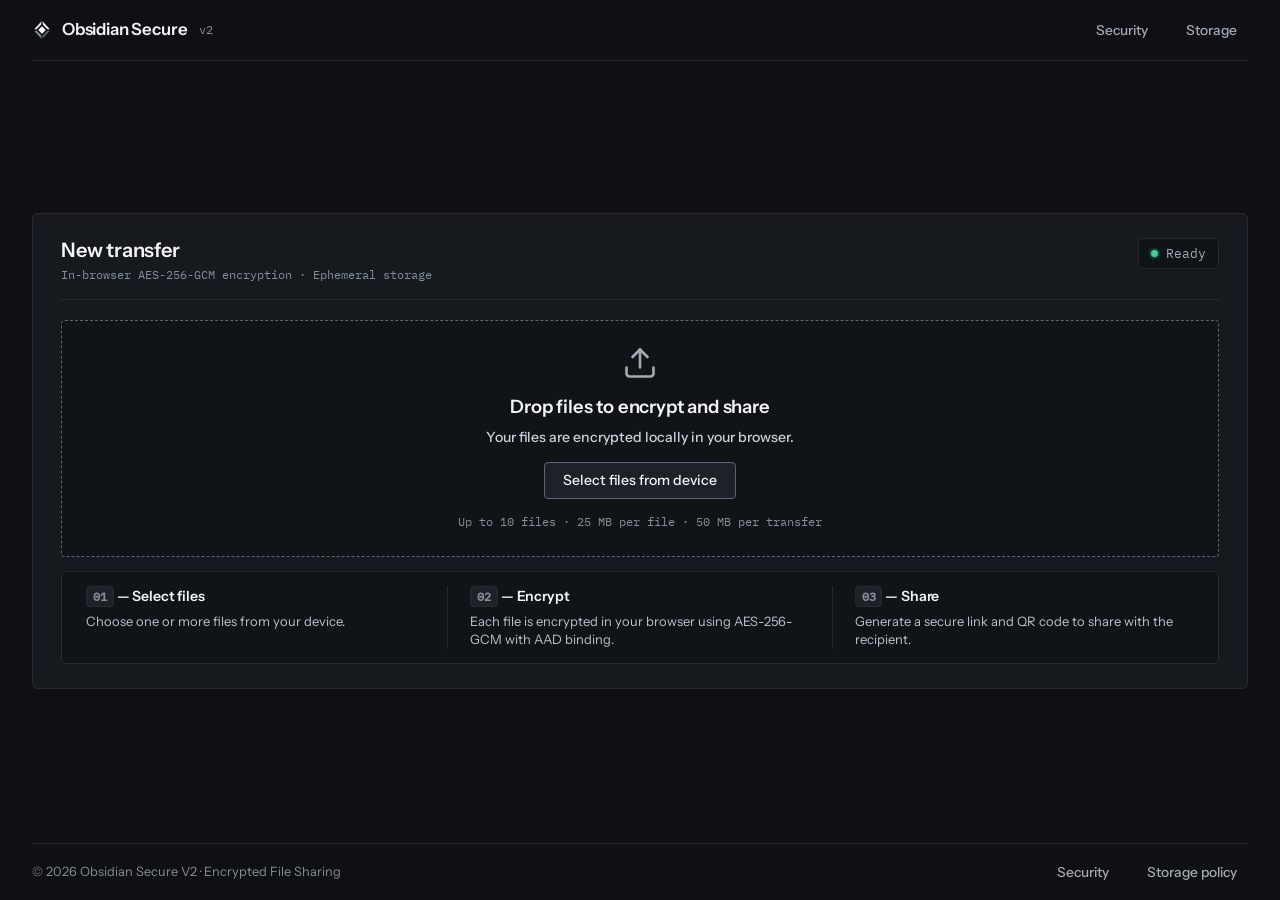
<file: templates/index.html>
<!DOCTYPE html>
<html lang="en">
<head>
  <meta charset="UTF-8">
  <meta name="viewport" content="width=device-width, initial-scale=1.0">
  <title>Obsidian Secure V2 — Encrypted Ephemeral File Transfer</title>
  <meta name="description" content="Temporary encrypted multi-file sharing. Files are encrypted in your browser using AES-256-GCM before upload. Decryption keys remain in the URL fragment.">
  <link rel="icon" type="image/svg+xml" href="/static/images/brand-mark.svg">
  <link rel="stylesheet" href="/static/css/style.css">
</head>
<body>
  <div class="site-wrapper">
    <!-- Compact Header -->
    <header class="site-header" id="siteHeader">
      <a href="/" class="brand" aria-label="Obsidian Secure Homepage">
        <img src="/static/images/brand-mark.svg" alt="" class="brand-emblem" width="20" height="20" aria-hidden="true">
        <span class="brand-text">Obsidian Secure</span>
        <span class="brand-version">v2</span>
      </a>
      <nav class="site-nav" aria-label="Quick Actions & Policy">
        <button type="button" id="headerSecurityBtn" class="nav-btn" aria-haspopup="dialog" aria-label="View security and encryption architecture">Security</button>
        <button type="button" id="headerStorageBtn" class="nav-btn" aria-haspopup="dialog" aria-label="View storage and ephemeral retention policy">Storage</button>
      </nav>
    </header>

    <!-- Main Transfer Workspace Console -->
    <main class="console-wrapper" id="mainConsoleWrapper">
      <section class="transfer-console" id="uploaderPanel" aria-labelledby="consoleTitle">
        <!-- Console Bar -->
        <div class="console-header">
          <div class="console-title-group">
            <h1 id="consoleTitle" class="console-title">New transfer</h1>
            <span class="console-subtitle">In-browser AES-256-GCM encryption · Ephemeral storage</span>
          </div>
          <div class="console-status">
            <span class="status-dot ready" id="statusDot" aria-hidden="true"></span>
            <span id="statusLabel">Ready</span>
          </div>
        </div>

        <!-- Diagnostic Error Banner -->
        <div id="errorBanner" class="diagnostic-banner danger hidden" role="alert" aria-live="assertive">
          <svg class="diagnostic-icon" width="16" height="16" viewBox="0 0 24 24" fill="none" stroke="currentColor" stroke-width="2" stroke-linecap="round" stroke-linejoin="round" aria-hidden="true"><circle cx="12" cy="12" r="10"></circle><line x1="12" y1="8" x2="12" y2="12"></line><line x1="12" y1="16" x2="12.01" y2="16"></line></svg>
          <span id="errorMessage"></span>
        </div>

        <!-- Interactive Upload Stage -->
        <div id="uploadStage">
          <!-- State A: Empty State (Upload Drop Zone + 3-Step Process Strip) -->
          <div id="emptyState" class="empty-state">
            <!-- Drop Zone Area -->
            <div class="drop-zone" id="dropZone" tabindex="0" role="button" aria-label="Drop files to encrypt and share, or press Enter to select files">
              <svg class="drop-icon" viewBox="0 0 24 24" fill="none" stroke="currentColor" stroke-linecap="round" stroke-linejoin="round" aria-hidden="true">
                <path d="M21 15v4a2 2 0 0 1-2 2H5a2 2 0 0 1-2-2v-4"></path>
                <polyline points="17 8 12 3 7 8"></polyline>
                <line x1="12" y1="3" x2="12" y2="15"></line>
              </svg>
              <h2 class="drop-heading">Drop files to encrypt and share</h2>
              <p class="drop-instruction">Your files are encrypted locally in your browser.</p>
              <button type="button" id="selectFilesBtn" class="btn btn-secondary">Select files from device</button>
              <input type="file" id="fileInput" multiple class="hidden" aria-hidden="true">
              <div class="drop-limits">Up to 10 files · 25 MB per file · 50 MB per transfer</div>
            </div>

            <!-- Compact 3-Step Process Strip -->
            <div class="process-strip" id="processStrip" aria-label="Transfer process overview">
              <div class="process-step">
                <div class="process-step-header">
                  <span class="process-step-title"><span class="process-step-num">01</span> — Select files</span>
                </div>
                <p class="process-step-desc">Choose one or more files from your device.</p>
              </div>
              <div class="process-step-divider" aria-hidden="true"></div>
              <div class="process-step">
                <div class="process-step-header">
                  <span class="process-step-title"><span class="process-step-num">02</span> — Encrypt</span>
                </div>
                <p class="process-step-desc">Each file is encrypted in your browser using AES-256-GCM with AAD binding.</p>
              </div>
              <div class="process-step-divider" aria-hidden="true"></div>
              <div class="process-step">
                <div class="process-step-header">
                  <span class="process-step-title"><span class="process-step-num">03</span> — Share</span>
                </div>
                <p class="process-step-desc">Generate a secure link and QR code to share with the recipient.</p>
              </div>
            </div>
          </div>

          <!-- State B: Staged Files Manifest -->
          <div id="fileListSection" class="hidden">
            <!-- Compact Persistent Drop Zone (allows adding files after selection) -->
            <div class="drop-zone-compact" id="compactDropZone" tabindex="0" role="button" aria-label="Drop additional files to encrypt">
              <svg class="drop-icon-compact" viewBox="0 0 24 24" fill="none" stroke="currentColor" stroke-width="2" stroke-linecap="round" stroke-linejoin="round" aria-hidden="true">
                <path d="M21 15v4a2 2 0 0 1-2 2H5a2 2 0 0 1-2-2v-4"></path>
                <polyline points="17 8 12 3 7 8"></polyline>
                <line x1="12" y1="3" x2="12" y2="15"></line>
              </svg>
              <span>Drop more files to add to collection, or <span class="drop-browse-link">browse</span></span>
            </div>

            <div class="file-list-container" id="fileList" role="list" aria-label="Staged files to encrypt"></div>

            <div class="manifest-summary">
              <div class="summary-meta">
                <span id="fileSummary">0 files · 0 Bytes</span>
                <span class="summary-limit-label">Limits: 10 files · 50 MB per transfer</span>
              </div>
              <div class="summary-actions">
                <button type="button" id="addMoreBtn" class="btn btn-secondary btn-sm">Add files</button>
                <button type="button" id="clearAllBtn" class="btn btn-danger btn-sm">Clear all</button>
              </div>
            </div>

            <div class="primary-action-wrap">
              <button type="button" id="encryptUploadBtn" class="btn btn-primary btn-lg">
                <svg width="16" height="16" viewBox="0 0 24 24" fill="none" stroke="currentColor" stroke-width="2" stroke-linecap="round" stroke-linejoin="round" aria-hidden="true"><rect x="3" y="11" width="18" height="11" rx="2" ry="2"></rect><path d="M7 11V7a5 5 0 0 1 10 0v4"></path></svg>
                Encrypt and create link
              </button>
            </div>
          </div>

          <!-- State C: Encryption & Upload Progress Panel -->
          <div id="progressSection" class="progress-panel hidden" role="region" aria-live="polite">
            <div class="progress-header">
              <span class="progress-stage" id="progressText">Preparing...</span>
              <span id="progressPercent" class="progress-percent">0%</span>
            </div>
            <div class="progress-track">
              <div class="progress-bar" id="progressBar"></div>
            </div>
            <div class="progress-detail" id="progressDetail"></div>
          </div>
        </div>

        <!-- State D: Transfer Ready View -->
        <div id="successSection" class="transfer-ready-layout hidden">
          <div class="notice-box subtle">
            <strong>Transfer ready:</strong> Files encrypted in your browser using AES-256-GCM. The server holds only opaque ciphertext. Decryption keys are stored exclusively in the URL fragment.
          </div>

          <div class="transfer-ready-grid">
            <!-- Left Side: Share Link & Sharing Controls -->
            <div class="transfer-link-col">
              <div class="share-link-group">
                <label for="shareUrlInput" class="share-link-label">Shareable link (includes decryption keys in fragment #)</label>
                <div class="share-link-input-row">
                  <input type="text" id="shareUrlInput" class="share-link-input" readonly spellcheck="false" aria-label="Shareable transfer URL with decryption keys">
                  <button type="button" id="copyLinkBtn" class="btn btn-primary">
                    <svg width="15" height="15" viewBox="0 0 24 24" fill="none" stroke="currentColor" stroke-width="2" stroke-linecap="round" stroke-linejoin="round" aria-hidden="true"><rect x="9" y="9" width="13" height="13" rx="2" ry="2"></rect><path d="M5 15H4a2 2 0 0 1-2-2V4a2 2 0 0 1 2-2h9a2 2 0 0 1 2 2v1"></path></svg>
                    Copy link
                  </button>
                </div>
              </div>

              <div class="link-sharing-actions">
                <button type="button" id="shareNativeBtn" class="btn btn-secondary btn-sm hidden">
                  <svg width="14" height="14" viewBox="0 0 24 24" fill="none" stroke="currentColor" stroke-width="2" stroke-linecap="round" stroke-linejoin="round" aria-hidden="true"><circle cx="18" cy="5" r="3"></circle><circle cx="6" cy="12" r="3"></circle><circle cx="18" cy="19" r="3"></circle><line x1="8.59" y1="13.51" x2="15.42" y2="17.49"></line><line x1="15.41" y1="6.51" x2="8.59" y2="10.49"></line></svg>
                  Share via device
                </button>
              </div>

              <!-- Factual Bearer Link Notice -->
              <div class="notice-box warning">
                <strong>Bearer link notice:</strong> Anyone with the complete link (including the # fragment) can decrypt these files. Files are stored temporarily on the server's ephemeral filesystem and may become unavailable after restart, redeployment or instance replacement. No retention guarantee is provided.
              </div>
            </div>

            <!-- Right Side: High-Contrast QR Code Card -->
            <div class="transfer-qr-col" id="qrSection">
              <div class="qr-card">
                <div class="qr-card-header">
                  <span class="qr-card-title">Direct Mobile Scan</span>
                  <button type="button" id="enlargeQrBtn" class="btn-enlarge-qr" aria-label="Enlarge QR code">
                    <svg width="13" height="13" viewBox="0 0 24 24" fill="none" stroke="currentColor" stroke-width="2" stroke-linecap="round" stroke-linejoin="round" aria-hidden="true"><polyline points="15 3 21 3 21 9"></polyline><polyline points="9 21 3 21 3 15"></polyline><line x1="21" y1="3" x2="14" y2="10"></line><line x1="3" y1="21" x2="10" y2="14"></line></svg>
                    <span>Enlarge QR</span>
                  </button>
                </div>
                
                <div class="qr-preview-wrapper">
                  <div class="qr-box interactive" id="qrContainer" role="button" tabindex="0" aria-label="Enlarge QR code"></div>
                </div>

                <p class="qr-instruction">Scan with camera to open and decrypt files directly on a secondary device.</p>

                <div class="qr-card-actions">
                  <button type="button" id="downloadQrBtn" class="btn btn-secondary btn-sm">
                    <svg width="14" height="14" viewBox="0 0 24 24" fill="none" stroke="currentColor" stroke-width="2" stroke-linecap="round" stroke-linejoin="round" aria-hidden="true"><path d="M21 15v4a2 2 0 0 1-2 2H5a2 2 0 0 1-2-2v-4"></path><polyline points="7 10 12 15 17 10"></polyline><line x1="12" y1="15" x2="12" y2="3"></line></svg>
                    Download QR (PNG)
                  </button>
                </div>
              </div>
            </div>
          </div>

          <!-- Bottom Actions -->
          <div class="transfer-actions-row">
            <button type="button" id="shareMoreBtn" class="btn btn-secondary">
              Start another transfer
            </button>
          </div>
        </div>
      </section>
    </main>

    <!-- Compact Footer -->
    <footer class="site-footer" id="siteFooter">
      <div class="footer-copy">© 2026 Obsidian Secure V2 · Encrypted File Sharing</div>
      <div class="footer-nav">
        <button type="button" id="footerSecurityBtn" class="footer-link-btn" aria-haspopup="dialog" aria-label="View security and encryption architecture">Security</button>
        <button type="button" id="footerStorageBtn" class="footer-link-btn" aria-haspopup="dialog" aria-label="View storage and ephemeral retention policy">Storage policy</button>
      </div>
    </footer>
  </div>

  <!-- Dialog 1: Enlarged QR Code Modal -->
  <dialog id="qrModal" class="qr-modal-dialog" aria-labelledby="qrModalTitle" aria-describedby="qrModalDesc">
    <div class="qr-modal-content">
      <div class="qr-modal-header">
        <div class="qr-modal-title-wrap">
          <h2 id="qrModalTitle" class="qr-modal-title">Scan QR code</h2>
          <p id="qrModalDesc" class="qr-modal-desc">Scan with another device to open the transfer.</p>
        </div>
        <button type="button" id="closeQrModalBtn" class="btn-modal-close" aria-label="Close dialog">
          <svg width="18" height="18" viewBox="0 0 24 24" fill="none" stroke="currentColor" stroke-width="2" stroke-linecap="round" stroke-linejoin="round" aria-hidden="true">
            <line x1="18" y1="6" x2="6" y2="18"></line>
            <line x1="6" y1="6" x2="18" y2="18"></line>
          </svg>
        </button>
      </div>

      <div class="qr-modal-body">
        <div class="qr-modal-display">
          <div class="qr-modal-box" id="modalQrContainer" aria-label="Enlarged QR code"></div>
        </div>
      </div>

      <div class="qr-modal-footer">
        <button type="button" id="modalDownloadQrBtn" class="btn btn-secondary btn-sm">
          <svg width="14" height="14" viewBox="0 0 24 24" fill="none" stroke="currentColor" stroke-width="2" stroke-linecap="round" stroke-linejoin="round" aria-hidden="true"><path d="M21 15v4a2 2 0 0 1-2 2H5a2 2 0 0 1-2-2v-4"></path><polyline points="7 10 12 15 17 10"></polyline><line x1="12" y1="15" x2="12" y2="3"></line></svg>
          Download QR (PNG)
        </button>
        <button type="button" id="modalDismissBtn" class="btn btn-primary btn-sm">Done</button>
      </div>
    </div>
  </dialog>

  <!-- Dialog 2: Security & Architecture Modal -->
  <dialog id="securityModal" class="info-modal-dialog" aria-labelledby="securityModalTitle" aria-describedby="securityModalDesc">
    <div class="info-modal-content">
      <div class="info-modal-header">
        <div class="info-modal-title-wrap">
          <div class="info-modal-tag">Security & System Architecture</div>
          <h2 id="securityModalTitle" class="info-modal-title">Security & Cryptography</h2>
          <p id="securityModalDesc" class="info-modal-desc">Client-side encryption model, key transport and integrity verification.</p>
        </div>
        <button type="button" id="closeSecurityModalBtn" class="btn-modal-close" aria-label="Close dialog">
          <svg width="18" height="18" viewBox="0 0 24 24" fill="none" stroke="currentColor" stroke-width="2" stroke-linecap="round" stroke-linejoin="round" aria-hidden="true">
            <line x1="18" y1="6" x2="6" y2="18"></line>
            <line x1="6" y1="6" x2="18" y2="18"></line>
          </svg>
        </button>
      </div>

      <div class="info-modal-body">
        <div class="notice-box subtle" style="margin-bottom: 16px;">
          <strong>Core principle:</strong> Encryption keys are never uploaded to the server. They are carried in the share link's URL fragment and shared with the recipient.
        </div>

        <div class="tech-modal-grid">
          <div class="tech-spec-card">
            <h3 class="tech-col-title">
              <span class="tech-col-num">01</span>
              Browser Encryption
            </h3>
            <dl class="tech-data-list">
              <div class="tech-data-item">
                <dt class="tech-label">Cipher</dt>
                <dd class="tech-val">AES-256-GCM (256-bit key)</dd>
              </div>
              <div class="tech-data-item">
                <dt class="tech-label">Nonce</dt>
                <dd class="tech-val">Fresh 96-bit unique IV per file</dd>
              </div>
              <div class="tech-data-item">
                <dt class="tech-label">Integrity</dt>
                <dd class="tech-val">128-bit authentication tag + AAD</dd>
              </div>
              <div class="tech-data-item">
                <dt class="tech-label">AAD binding</dt>
                <dd class="tech-val">Share ID + File ID + Filename + Size</dd>
              </div>
            </dl>
            <p class="tech-desc">
              All encryption executes locally in-browser via the Web Crypto API. Cryptographic Additional Authenticated Data (AAD) prevents cross-file and cross-collection ciphertext substitution.
            </p>
          </div>

          <div class="tech-spec-card">
            <h3 class="tech-col-title">
              <span class="tech-col-num">02</span>
              Key Transport & Privacy
            </h3>
            <dl class="tech-data-list">
              <div class="tech-data-item">
                <dt class="tech-label">Key transport</dt>
                <dd class="tech-val">URL fragment (#) only</dd>
              </div>
              <div class="tech-data-item">
                <dt class="tech-label">Server visibility</dt>
                <dd class="tech-val">Opaque ciphertext only</dd>
              </div>
              <div class="tech-data-item">
                <dt class="tech-label">Plaintext</dt>
                <dd class="tech-val">Never uploaded or transmitted</dd>
              </div>
              <div class="tech-data-item">
                <dt class="tech-label">Protocol</dt>
                <dd class="tech-val">Version 1 (v1) schema</dd>
              </div>
            </dl>
            <p class="tech-desc">
              Browsers never transmit the URL fragment to the server in HTTP requests. Decryption keys are held in memory by the sender and recipient only.
            </p>
          </div>
        </div>
      </div>

      <div class="info-modal-footer">
        <button type="button" id="dismissSecurityModalBtn" class="btn btn-primary btn-sm">Close</button>
      </div>
    </div>
  </dialog>

  <!-- Dialog 3: Storage & Ephemeral Retention Modal -->
  <dialog id="storageModal" class="info-modal-dialog" aria-labelledby="storageModalTitle" aria-describedby="storageModalDesc">
    <div class="info-modal-content">
      <div class="info-modal-header">
        <div class="info-modal-title-wrap">
          <div class="info-modal-tag">Storage & Ephemeral Architecture</div>
          <h2 id="storageModalTitle" class="info-modal-title">Storage & Retention Policy</h2>
          <p id="storageModalDesc" class="info-modal-desc">Server persistence, transfer limits and ephemeral lifecycle.</p>
        </div>
        <button type="button" id="closeStorageModalBtn" class="btn-modal-close" aria-label="Close dialog">
          <svg width="18" height="18" viewBox="0 0 24 24" fill="none" stroke="currentColor" stroke-width="2" stroke-linecap="round" stroke-linejoin="round" aria-hidden="true">
            <line x1="18" y1="6" x2="6" y2="18"></line>
            <line x1="6" y1="6" x2="18" y2="18"></line>
          </svg>
        </button>
      </div>

      <div class="info-modal-body">
        <div class="notice-box warning" style="margin-bottom: 16px;">
          <strong>Ephemeral storage notice:</strong> Files are stored temporarily on the server's ephemeral filesystem and may become unavailable after restart, redeployment or instance replacement. No retention guarantee is provided.
        </div>

        <div class="tech-spec-card">
          <h3 class="tech-col-title">
            <span class="tech-col-num">01</span>
            Storage Parameters & Limits
          </h3>
          <dl class="tech-data-list">
            <div class="tech-data-item">
              <dt class="tech-label">Storage model</dt>
              <dd class="tech-val">Ephemeral server filesystem</dd>
            </div>
            <div class="tech-data-item">
              <dt class="tech-label">Retention</dt>
              <dd class="tech-val">Temporary (no persistence guarantee)</dd>
            </div>
            <div class="tech-data-item">
              <dt class="tech-label">File limits</dt>
              <dd class="tech-val">25 MB per file · 50 MB per transfer</dd>
            </div>
            <div class="tech-data-item">
              <dt class="tech-label">Collection cap</dt>
              <dd class="tech-val">Max 10 files per transfer</dd>
            </div>
          </dl>
          <p class="tech-desc">
            Recipients should download and decrypt files promptly. The server does not maintain long-term archival copies or backup snapshots of uploaded ciphertext collections.
          </p>
        </div>
      </div>

      <div class="info-modal-footer">
        <button type="button" id="dismissStorageModalBtn" class="btn btn-primary btn-sm">Close</button>
      </div>
    </div>
  </dialog>

  <!-- Scripts -->
  <script src="/static/vendor/qrcode.min.js"></script>
  <script src="/static/js/crypto.js"></script>
  <script src="/static/js/sender.js"></script>
</body>
</html>
</file>
<file: static/css/style.css>
/* ==========================================================================
   Obsidian Secure V2 — Technical Instrument Design System
   Visual Identity: Dark Volcanic Mineral + Swiss Precision Utility
   ========================================================================== */

/* --- Self-Hosted Web Fonts --- */
@font-face {
  font-family: 'Instrument Sans';
  font-style: normal;
  font-weight: 400;
  font-display: swap;
  src: url('/static/fonts/InstrumentSans-400.woff2') format('woff2');
}

@font-face {
  font-family: 'Instrument Sans';
  font-style: normal;
  font-weight: 500;
  font-display: swap;
  src: url('/static/fonts/InstrumentSans-500.woff2') format('woff2');
}

@font-face {
  font-family: 'Instrument Sans';
  font-style: normal;
  font-weight: 600;
  font-display: swap;
  src: url('/static/fonts/InstrumentSans-600.woff2') format('woff2');
}

@font-face {
  font-family: 'IBM Plex Mono';
  font-style: normal;
  font-weight: 400;
  font-display: swap;
  src: url('/static/fonts/IBMPlexMono-400.woff2') format('woff2');
}

@font-face {
  font-family: 'IBM Plex Mono';
  font-style: normal;
  font-weight: 500;
  font-display: swap;
  src: url('/static/fonts/IBMPlexMono-500.woff2') format('woff2');
}

/* --- Design Tokens --- */
:root {
  /* Canvas & Structural Surfaces */
  --color-bg: #0E1013;
  --color-surface: #16191D;
  --color-surface-raised: #1E2228;
  --color-surface-sunken: #111417;

  /* Structural Boundaries (WCAG 1.4.11 compliant >= 3:1) */
  --color-border-functional: #5A6675;
  --color-border-subtle: #242A31;
  --color-focus: #F3F5F7;

  /* Neutral Typography Ramp (WCAG 1.4.3 compliant) */
  --color-text-primary: #F3F5F7;
  --color-text-secondary: #A2ABB5;
  --color-text-muted: #838E9B;

  /* Primary Interactive Neutral */
  --color-action-bg: #E6EAEF;
  --color-action-text: #0E1013;
  --color-action-hover: #FFFFFF;

  /* Semantic Status Colors */
  --color-success: #34D399;
  --color-success-bg: #0B261A;
  --color-success-border: #1D543B;

  --color-warning: #FBBF24;
  --color-warning-bg: #2A210A;
  --color-warning-border: #634C15;

  --color-danger: #F87171;
  --color-danger-bg: #2B1212;
  --color-danger-border: #682323;

  /* Typography */
  --font-sans: 'Instrument Sans', -apple-system, BlinkMacSystemFont, 'Segoe UI', Roboto, sans-serif;
  --font-mono: 'IBM Plex Mono', SFMono-Regular, Menlo, Monaco, Consolas, monospace;

  /* Motion & Layout */
  --radius-sm: 4px;
  --radius-md: 6px;
  --transition-fast: 140ms ease-out;
  --max-content-w: 1340px;
  --gutter-w: 32px;
}

/* --- CSS Reset & Base --- */
*, *::before, *::after {
  box-sizing: border-box;
  margin: 0;
  padding: 0;
}

html {
  font-size: 16px;
  background-color: var(--color-bg);
  color: var(--color-text-primary);
  font-family: var(--font-sans);
  -webkit-font-smoothing: antialiased;
  -moz-osx-font-smoothing: grayscale;
  line-height: 1.5;
}

body {
  min-height: 100vh;
  display: flex;
  flex-direction: column;
}

.site-wrapper {
  max-width: var(--max-content-w);
  margin: 0 auto;
  padding: 0 var(--gutter-w);
  width: 100%;
  min-height: 100vh;
  display: flex;
  flex-direction: column;
  justify-content: space-between;
}

/* --- Focus & Accessibility --- */
:focus-visible {
  outline: 2px solid var(--color-focus);
  outline-offset: 2px;
}

.sr-only {
  position: absolute;
  width: 1px;
  height: 1px;
  padding: 0;
  margin: -1px;
  overflow: hidden;
  clip: rect(0, 0, 0, 0);
  white-space: nowrap;
  border: 0;
}

.hidden {
  display: none !important;
}

/* --- Navigation & Header --- */
.site-header {
  display: flex;
  align-items: center;
  justify-content: space-between;
  padding: 16px 0;
  border-bottom: 1px solid var(--color-border-subtle);
  flex-wrap: wrap;
  gap: 16px;
  width: 100%;
}

.brand {
  display: inline-flex;
  align-items: center;
  gap: 10px;
  text-decoration: none;
  color: var(--color-text-primary);
  font-weight: 600;
  font-size: 1.05rem;
  letter-spacing: -0.01em;
  flex-shrink: 0;
}

.brand-emblem {
  width: 20px;
  height: 20px;
  flex-shrink: 0;
  display: block;
}

.brand-text {
  white-space: nowrap;
}

.brand-version {
  font-family: var(--font-mono);
  font-size: 0.72rem;
  color: var(--color-text-muted);
  font-weight: 400;
  margin-left: 2px;
}

.site-nav {
  display: flex;
  gap: 16px;
  align-items: center;
}

.nav-link {
  font-size: 0.88rem;
  color: var(--color-text-secondary);
  text-decoration: none;
  transition: color var(--transition-fast);
  white-space: nowrap;
}

.nav-link:hover {
  color: var(--color-text-primary);
}

.nav-btn,
.footer-link-btn {
  background: transparent;
  border: 1px solid transparent;
  color: var(--color-text-secondary);
  font-family: var(--font-sans);
  font-size: 0.86rem;
  font-weight: 500;
  cursor: pointer;
  padding: 5px 10px;
  border-radius: var(--radius-sm);
  transition: color var(--transition-fast), background-color var(--transition-fast), border-color var(--transition-fast);
  white-space: nowrap;
}

.nav-btn:hover,
.footer-link-btn:hover {
  color: var(--color-text-primary);
  background-color: var(--color-surface-raised);
  border-color: var(--color-border-subtle);
}

.nav-btn:focus-visible,
.footer-link-btn:focus-visible {
  outline: 2px solid var(--color-focus);
  outline-offset: 2px;
  border-color: transparent;
  background-color: var(--color-surface-raised);
  color: var(--color-text-primary);
}

/* ==========================================================================
   Primary Instrument Console & Single-Screen Workspace
   ========================================================================== */
.console-wrapper {
  max-width: 100%;
  width: 100%;
  margin: 14px 0 16px 0;
  flex: 1;
  display: flex;
  flex-direction: column;
  justify-content: center;
}

/* Primary Instrument Console */
.transfer-console,
.workspace-main {
  background-color: var(--color-surface);
  border: 1px solid var(--color-border-subtle);
  border-radius: var(--radius-md);
  padding: 24px 28px;
  width: 100%;
}

.console-header {
  display: flex;
  align-items: flex-start;
  justify-content: space-between;
  padding-bottom: 16px;
  border-bottom: 1px solid var(--color-border-subtle);
  margin-bottom: 20px;
  gap: 16px;
}

.console-title-group {
  display: flex;
  flex-direction: column;
  gap: 3px;
}

.console-title {
  font-size: 1.25rem;
  font-weight: 600;
  letter-spacing: -0.01em;
  color: var(--color-text-primary);
  line-height: 1.2;
}

.console-subtitle {
  font-family: var(--font-mono);
  font-size: 0.78rem;
  color: var(--color-text-muted);
}

.console-status {
  display: flex;
  align-items: center;
  gap: 8px;
  font-family: var(--font-mono);
  font-size: 0.8rem;
  color: var(--color-text-secondary);
  background-color: var(--color-surface-sunken);
  padding: 5px 12px;
  border-radius: var(--radius-sm);
  border: 1px solid var(--color-border-subtle);
  flex-shrink: 0;
}

.status-dot {
  width: 7px;
  height: 7px;
  border-radius: 50%;
  background-color: var(--color-border-functional);
  flex-shrink: 0;
}

.status-dot.ready {
  background-color: var(--color-success);
  box-shadow: 0 0 0 2px rgba(52, 211, 153, 0.2);
}

.status-dot.active {
  background-color: var(--color-action-bg);
}

.status-dot.success {
  background-color: var(--color-success);
}

.status-dot.error {
  background-color: var(--color-danger);
}

/* --- Alerts & Diagnostics --- */
.diagnostic-banner {
  border-radius: var(--radius-sm);
  padding: 12px 16px;
  margin-bottom: 16px;
  font-size: 0.88rem;
  line-height: 1.45;
  display: flex;
  gap: 12px;
  align-items: flex-start;
}

.diagnostic-banner.danger {
  background-color: var(--color-danger-bg);
  border: 1px solid var(--color-danger-border);
  color: var(--color-danger);
}

.diagnostic-banner.warning {
  background-color: var(--color-warning-bg);
  border: 1px solid var(--color-warning-border);
  color: var(--color-warning);
}

.diagnostic-icon {
  flex-shrink: 0;
  margin-top: 2px;
}

/* --- Drag and Drop Zone (Empty State) --- */
.empty-state {
  display: flex;
  flex-direction: column;
}

.drop-zone {
  border: 1px dashed var(--color-border-functional);
  border-radius: var(--radius-sm);
  background-color: var(--color-surface-sunken);
  padding: 24px 24px;
  min-height: 205px;
  display: flex;
  flex-direction: column;
  align-items: center;
  justify-content: center;
  text-align: center;
  cursor: pointer;
  transition: border-color var(--transition-fast), background-color var(--transition-fast);
}

.drop-zone:hover,
.drop-zone.drag-over {
  border-color: var(--color-action-bg);
  background-color: var(--color-surface-raised);
}

.drop-icon {
  width: 36px;
  height: 36px;
  margin: 0 auto 12px auto;
  color: var(--color-text-secondary);
  stroke-width: 1.75;
}

.drop-heading {
  font-size: 1.15rem;
  font-weight: 600;
  color: var(--color-text-primary);
  margin-bottom: 6px;
  letter-spacing: -0.01em;
}

.drop-instruction {
  font-size: 0.88rem;
  font-weight: 450;
  color: #CAD2DC;
  margin-bottom: 15px;
  max-width: 520px;
  text-align: center;
  line-height: 1.45;
}

.drop-limits {
  font-size: 0.76rem;
  font-family: var(--font-mono);
  color: var(--color-text-muted);
  margin-top: 14px;
}

/* Compact 3-Step Process Strip */
.process-strip {
  display: grid;
  grid-template-columns: 1fr auto 1fr auto 1fr;
  align-items: stretch;
  background-color: var(--color-surface-sunken);
  border: 1px solid var(--color-border-subtle);
  border-radius: var(--radius-sm);
  padding: 14px 20px;
  margin-top: 14px;
}

.process-step {
  display: flex;
  flex-direction: column;
  gap: 5px;
  padding: 0 4px;
}

.process-step-header {
  display: flex;
  align-items: center;
  gap: 8px;
}

.process-step-num {
  font-family: var(--font-mono);
  font-size: 0.72rem;
  font-weight: 600;
  color: var(--color-text-muted);
  background-color: var(--color-surface-raised);
  padding: 2px 6px;
  border-radius: var(--radius-sm);
  border: 1px solid var(--color-border-subtle);
}

.process-step-title {
  font-size: 0.88rem;
  font-weight: 600;
  color: var(--color-text-primary);
  letter-spacing: -0.01em;
}

.process-step-desc {
  font-size: 0.81rem;
  color: #BAC3CD;
  line-height: 1.45;
}

.process-step-divider {
  width: 1px;
  background-color: var(--color-border-subtle);
  margin: 0 18px;
}

/* Compact Persistent Drop Zone (Active when files are staged) */
.drop-zone-compact {
  border: 1px dashed var(--color-border-functional);
  border-radius: var(--radius-sm);
  background-color: var(--color-surface-sunken);
  padding: 12px 18px;
  display: flex;
  align-items: center;
  justify-content: center;
  gap: 10px;
  cursor: pointer;
  margin-bottom: 16px;
  font-size: 0.84rem;
  color: var(--color-text-secondary);
  transition: border-color var(--transition-fast), background-color var(--transition-fast), color var(--transition-fast);
}

.drop-zone-compact:hover,
.drop-zone-compact.drag-over {
  border-color: var(--color-action-bg);
  background-color: var(--color-surface-raised);
  color: var(--color-text-primary);
}

.drop-icon-compact {
  width: 18px;
  height: 18px;
  flex-shrink: 0;
  color: var(--color-text-muted);
}

.drop-browse-link {
  color: var(--color-action-bg);
  text-decoration: underline;
  text-underline-offset: 2px;
}

/* --- Button System --- */
.btn {
  display: inline-flex;
  align-items: center;
  justify-content: center;
  gap: 8px;
  font-family: var(--font-sans);
  font-size: 0.88rem;
  font-weight: 500;
  padding: 9px 18px;
  border-radius: var(--radius-sm);
  border: 1px solid transparent;
  cursor: pointer;
  text-decoration: none;
  transition: background-color var(--transition-fast), border-color var(--transition-fast), color var(--transition-fast);
  line-height: 1.2;
}

.btn-lg {
  padding: 12px 24px;
  font-size: 0.95rem;
  font-weight: 600;
  width: 100%;
}

.btn:disabled {
  opacity: 0.5;
  cursor: not-allowed;
}

.btn-primary {
  background-color: var(--color-action-bg);
  color: var(--color-action-text);
  border-color: var(--color-action-bg);
}

.btn-primary:hover:not(:disabled) {
  background-color: var(--color-action-hover);
  border-color: var(--color-action-hover);
}

.btn-secondary {
  background-color: var(--color-surface-raised);
  color: var(--color-text-primary);
  border-color: var(--color-border-functional);
}

.btn-secondary:hover:not(:disabled) {
  background-color: #262B33;
  border-color: var(--color-text-secondary);
}

.btn-danger {
  background-color: transparent;
  color: var(--color-danger);
  border-color: var(--color-danger-border);
}

.btn-danger:hover:not(:disabled) {
  background-color: var(--color-danger-bg);
}

.btn-sm {
  padding: 6px 12px;
  font-size: 0.8rem;
  min-height: 36px;
}

.btn-file-remove {
  background: none;
  border: 1px solid transparent;
  color: var(--color-text-muted);
  cursor: pointer;
  padding: 8px;
  min-width: 40px;
  min-height: 40px;
  border-radius: var(--radius-sm);
  display: inline-flex;
  align-items: center;
  justify-content: center;
  transition: color var(--transition-fast), border-color var(--transition-fast), background-color var(--transition-fast);
  flex-shrink: 0;
}

.btn-file-remove:hover {
  color: var(--color-danger);
  border-color: var(--color-danger-border);
  background-color: var(--color-danger-bg);
}

/* --- File Manifest Rows --- */
.file-list-container {
  display: flex;
  flex-direction: column;
  gap: 8px;
  margin: 16px 0;
  max-height: 420px;
  overflow-y: auto;
  padding-right: 4px;
}

.file-row {
  background-color: var(--color-surface-raised);
  border: 1px solid var(--color-border-subtle);
  border-radius: var(--radius-sm);
  padding: 10px 14px;
  display: flex;
  align-items: center;
  justify-content: space-between;
  gap: 16px;
}

.file-row-main {
  display: flex;
  align-items: center;
  gap: 12px;
  min-width: 0;
  flex: 1 1 auto;
}

.file-row-icon {
  width: 16px;
  height: 16px;
  color: var(--color-text-secondary);
  flex-shrink: 0;
}

.file-row-name {
  font-family: var(--font-mono);
  font-size: 0.85rem;
  color: var(--color-text-primary);
  min-width: 0;
  white-space: nowrap;
  overflow: hidden;
  text-overflow: ellipsis;
}

.file-row-meta {
  display: flex;
  align-items: center;
  gap: 12px;
  flex-shrink: 0;
}

.file-row-size {
  font-family: var(--font-mono);
  font-size: 0.78rem;
  color: var(--color-text-muted);
  white-space: nowrap;
}

/* Status Badges */
.badge {
  display: inline-flex;
  align-items: center;
  padding: 4px 8px;
  border-radius: var(--radius-sm);
  font-family: var(--font-mono);
  font-size: 0.74rem;
  font-weight: 500;
  line-height: 1;
  white-space: nowrap;
}

.badge-pending {
  border: 1px solid var(--color-border-functional);
  color: var(--color-text-muted);
}

.badge-authenticating {
  border: 1px solid var(--color-text-secondary);
  color: var(--color-text-primary);
  background-color: var(--color-surface-sunken);
}

.badge-verified {
  border: 1px solid var(--color-success-border);
  background-color: var(--color-success-bg);
  color: var(--color-success);
}

.badge-failed {
  border: 1px solid var(--color-danger-border);
  background-color: var(--color-danger-bg);
  color: var(--color-danger);
}

/* Summary Bar */
.manifest-summary {
  display: flex;
  align-items: center;
  justify-content: space-between;
  padding: 12px 0;
  border-top: 1px solid var(--color-border-subtle);
  margin-top: 12px;
  font-family: var(--font-mono);
  font-size: 0.82rem;
  color: var(--color-text-secondary);
  flex-wrap: wrap;
  gap: 12px;
}

.summary-meta {
  display: flex;
  align-items: center;
  gap: 16px;
  flex-wrap: wrap;
}

.summary-limit-label {
  color: var(--color-text-muted);
  font-size: 0.76rem;
}

.summary-actions {
  display: flex;
  gap: 8px;
}

.primary-action-wrap {
  margin-top: 18px;
}

/* --- Progress Section --- */
.progress-panel {
  background-color: var(--color-surface-sunken);
  border: 1px solid var(--color-border-subtle);
  border-radius: var(--radius-sm);
  padding: 22px;
  margin: 16px 0;
}

.progress-header {
  display: flex;
  justify-content: space-between;
  align-items: center;
  margin-bottom: 12px;
  font-family: var(--font-mono);
  font-size: 0.84rem;
}

.progress-stage {
  color: var(--color-text-primary);
  font-weight: 500;
  word-break: break-all;
}

.progress-percent {
  color: var(--color-text-muted);
  font-family: var(--font-mono);
  font-weight: 500;
}

.progress-track {
  width: 100%;
  height: 5px;
  background-color: var(--color-surface-raised);
  border-radius: 3px;
  overflow: hidden;
}

.progress-bar {
  height: 100%;
  width: 0%;
  background-color: var(--color-action-bg);
  transition: width 100ms linear;
}

.progress-detail {
  margin-top: 10px;
  font-family: var(--font-mono);
  font-size: 0.76rem;
  color: var(--color-text-muted);
  line-height: 1.4;
}

/* ==========================================================================
   Transfer Ready View (Balanced Desktop Grid)
   ========================================================================== */
.transfer-ready-layout {
  display: flex;
  flex-direction: column;
  gap: 20px;
}

.transfer-ready-grid {
  display: grid;
  grid-template-columns: minmax(0, 1fr) 280px;
  gap: 28px;
  align-items: start;
}

.transfer-link-col {
  display: flex;
  flex-direction: column;
  gap: 16px;
}

.share-link-group {
  display: flex;
  flex-direction: column;
  gap: 8px;
}

.share-link-label {
  font-size: 0.78rem;
  font-family: var(--font-mono);
  color: var(--color-text-secondary);
}

.share-link-input-row {
  display: flex;
  gap: 8px;
}

.share-link-input {
  flex: 1;
  background-color: var(--color-surface-sunken);
  border: 1px solid var(--color-border-functional);
  border-radius: var(--radius-sm);
  padding: 10px 14px;
  font-family: var(--font-mono);
  font-size: 0.82rem;
  color: var(--color-text-primary);
  min-width: 0;
}

.link-sharing-actions {
  display: flex;
  gap: 8px;
}

/* Dedicated High-Contrast QR Card */
.transfer-qr-col {
  width: 100%;
}

.qr-card {
  background-color: var(--color-surface-sunken);
  border: 1px solid var(--color-border-subtle);
  border-radius: var(--radius-sm);
  padding: 18px 20px;
  display: flex;
  flex-direction: column;
  align-items: center;
  text-align: center;
  gap: 12px;
}

.qr-card-header {
  display: flex;
  align-items: center;
  justify-content: space-between;
  width: 100%;
  padding-bottom: 6px;
  border-bottom: 1px solid var(--color-border-subtle);
}

.qr-card-title {
  font-family: var(--font-mono);
  font-size: 0.74rem;
  color: var(--color-text-muted);
  text-transform: uppercase;
  letter-spacing: 0.05em;
}

.btn-enlarge-qr {
  display: inline-flex;
  align-items: center;
  gap: 5px;
  background: transparent;
  border: 1px solid var(--color-border-subtle);
  border-radius: var(--radius-sm);
  color: var(--color-text-secondary);
  font-family: var(--font-mono);
  font-size: 0.72rem;
  padding: 3px 8px;
  cursor: pointer;
  transition: all var(--transition-fast);
}

.btn-enlarge-qr:hover {
  color: var(--color-text-primary);
  border-color: var(--color-border-functional);
  background-color: var(--color-surface-raised);
}

.qr-preview-wrapper {
  display: flex;
  justify-content: center;
  width: 100%;
}

.qr-box {
  background-color: #FFFFFF;
  padding: 14px;
  border-radius: var(--radius-sm);
  display: inline-flex;
  align-items: center;
  justify-content: center;
  flex-shrink: 0;
}

.qr-box.interactive {
  cursor: pointer;
  transition: transform var(--transition-fast), box-shadow var(--transition-fast), outline var(--transition-fast);
}

.qr-box.interactive:hover {
  transform: translateY(-1px);
  box-shadow: 0 4px 14px rgba(0, 0, 0, 0.45);
}

.qr-box.interactive:focus-visible {
  outline: 2px solid var(--color-focus);
  outline-offset: 3px;
}

.qr-box img,
.qr-box canvas {
  display: block;
  width: 180px;
  height: 180px;
}

.qr-instruction {
  font-size: 0.78rem;
  color: var(--color-text-secondary);
  line-height: 1.4;
}

.qr-card-actions {
  width: 100%;
  display: flex;
  justify-content: center;
}

.notice-box {
  padding: 14px 16px;
  border-radius: var(--radius-sm);
  font-size: 0.82rem;
  line-height: 1.45;
}

.notice-box.warning {
  background-color: var(--color-warning-bg);
  border: 1px solid var(--color-warning-border);
  color: var(--color-warning);
}

.notice-box.subtle {
  background-color: var(--color-surface-sunken);
  border: 1px solid var(--color-border-subtle);
  color: var(--color-text-secondary);
}

.transfer-actions-row {
  display: flex;
  gap: 12px;
  margin-top: 8px;
}

/* --- Dialog Modals --- */
.qr-modal-dialog,
.info-modal-dialog {
  border: 1px solid var(--color-border-functional);
  border-radius: var(--radius-md);
  background-color: var(--color-surface);
  color: var(--color-text-primary);
  padding: 0;
  max-width: 440px;
  width: calc(100vw - 32px);
  margin: auto;
  box-shadow: 0 24px 48px rgba(0, 0, 0, 0.75);
}

.info-modal-dialog {
  max-width: 680px;
}

.qr-modal-dialog::backdrop,
.info-modal-dialog::backdrop {
  background-color: rgba(14, 16, 19, 0.85);
  backdrop-filter: blur(4px);
}

.qr-modal-content,
.info-modal-content {
  display: flex;
  flex-direction: column;
  padding: 24px;
  gap: 18px;
}

.qr-modal-header,
.info-modal-header {
  display: flex;
  align-items: flex-start;
  justify-content: space-between;
  gap: 16px;
}

.qr-modal-title,
.info-modal-title {
  font-size: 1.15rem;
  font-weight: 600;
  color: var(--color-text-primary);
  margin-bottom: 4px;
  letter-spacing: -0.01em;
}

.info-modal-tag {
  font-family: var(--font-mono);
  font-size: 0.72rem;
  color: var(--color-text-muted);
  text-transform: uppercase;
  letter-spacing: 0.05em;
  margin-bottom: 4px;
}

.qr-modal-desc,
.info-modal-desc {
  font-size: 0.82rem;
  color: var(--color-text-secondary);
  line-height: 1.4;
}

.btn-modal-close {
  background: transparent;
  border: 1px solid var(--color-border-subtle);
  color: var(--color-text-secondary);
  border-radius: var(--radius-sm);
  width: 32px;
  height: 32px;
  display: inline-flex;
  align-items: center;
  justify-content: center;
  cursor: pointer;
  transition: all var(--transition-fast);
  flex-shrink: 0;
}

.btn-modal-close:hover {
  color: var(--color-text-primary);
  border-color: var(--color-border-functional);
  background-color: var(--color-surface-raised);
}

.qr-modal-body {
  display: flex;
  justify-content: center;
  align-items: center;
}

.qr-modal-display {
  background-color: #FFFFFF;
  padding: 16px;
  border-radius: var(--radius-sm);
  display: inline-flex;
  align-items: center;
  justify-content: center;
  max-width: 100%;
  box-sizing: border-box;
}

.qr-modal-box {
  display: flex;
  align-items: center;
  justify-content: center;
  max-width: 100%;
}

.qr-modal-box canvas,
.qr-modal-box img {
  display: block;
  width: 280px;
  height: 280px;
  max-width: 100%;
  height: auto;
  aspect-ratio: 1/1;
}

.qr-modal-footer,
.info-modal-footer {
  display: flex;
  justify-content: space-between;
  align-items: center;
  gap: 12px;
  border-top: 1px solid var(--color-border-subtle);
  padding-top: 16px;
}

.info-modal-footer {
  justify-content: flex-end;
}

/* Modal Technical Spec Cards */
.tech-modal-grid {
  display: grid;
  grid-template-columns: repeat(2, 1fr);
  gap: 16px;
}

.tech-spec-card {
  background-color: var(--color-surface-sunken);
  border: 1px solid var(--color-border-subtle);
  border-radius: var(--radius-sm);
  padding: 16px;
  display: flex;
  flex-direction: column;
  gap: 10px;
}

.tech-col-title {
  font-size: 0.92rem;
  font-weight: 600;
  color: var(--color-text-primary);
  display: flex;
  align-items: center;
  gap: 8px;
  padding-bottom: 8px;
  border-bottom: 1px solid var(--color-border-subtle);
}

.tech-col-num {
  font-family: var(--font-mono);
  font-size: 0.72rem;
  font-weight: 500;
  color: var(--color-text-muted);
  background-color: var(--color-surface-raised);
  padding: 2px 6px;
  border-radius: var(--radius-sm);
  border: 1px solid var(--color-border-subtle);
}

.tech-data-list {
  display: flex;
  flex-direction: column;
  gap: 1px;
}

.tech-data-item {
  display: flex;
  justify-content: space-between;
  align-items: center;
  padding: 5px 0;
  border-bottom: 1px solid var(--color-border-subtle);
  font-family: var(--font-mono);
  font-size: 0.76rem;
  gap: 10px;
}

.tech-data-item:last-child {
  border-bottom: none;
}

.tech-label {
  color: var(--color-text-muted);
  flex-shrink: 0;
}

.tech-val {
  color: var(--color-text-primary);
  text-align: right;
  word-break: normal;
  overflow-wrap: break-word;
}

.tech-val.mono-truncate {
  max-width: 170px;
  overflow: hidden;
  text-overflow: ellipsis;
  white-space: nowrap;
}

.tech-desc {
  font-size: 0.78rem;
  color: var(--color-text-secondary);
  line-height: 1.4;
  margin-top: auto;
  padding-top: 4px;
}

/* ==========================================================================
   Recipient Page View Layout
   ========================================================================== */
.loading-panel {
  text-align: center;
  padding: 48px 24px;
}

.loading-title {
  font-size: 1.05rem;
  font-weight: 500;
  margin-bottom: 8px;
  color: var(--color-text-primary);
}

.loading-text {
  font-size: 0.84rem;
  font-family: var(--font-mono);
  color: var(--color-text-secondary);
}

.recipient-actions-wrap {
  margin-top: 24px;
  display: flex;
  flex-direction: column;
  gap: 16px;
}

.recipient-buttons-row {
  display: flex;
  gap: 12px;
}

/* --- Footer --- */
.site-footer {
  padding: 14px 0;
  border-top: 1px solid var(--color-border-subtle);
  display: flex;
  align-items: center;
  justify-content: space-between;
  font-size: 0.8rem;
  color: var(--color-text-muted);
  flex-wrap: wrap;
  gap: 12px;
  width: 100%;
}

.footer-nav {
  display: flex;
  gap: 16px;
  align-items: center;
}

/* ==========================================================================
   Responsive Breakpoints
   ========================================================================== */

/* Tablet Landscape (1080px / 1024px) */
@media (max-width: 1080px) {
  .transfer-ready-grid {
    grid-template-columns: 1fr;
    gap: 20px;
  }

  .qr-card {
    max-width: 340px;
    margin: 0 auto;
  }
}

@media (max-width: 1024px) {
  :root {
    --gutter-w: 24px;
  }

  .console-wrapper {
    margin: 16px 0 24px 0;
  }

  .tech-modal-grid {
    grid-template-columns: 1fr;
    gap: 14px;
  }
}

/* Tablet Portrait & Medium Screens (900px) */
@media (max-width: 900px) {
  .transfer-console,
  .workspace-main {
    padding: 20px;
  }

  .process-strip {
    grid-template-columns: 1fr;
    gap: 14px;
    padding: 14px 16px;
  }

  .process-step-divider {
    width: 100%;
    height: 1px;
    margin: 0;
  }

  .transfer-ready-grid {
    grid-template-columns: 1fr;
  }

  .qr-card {
    max-width: 320px;
    margin: 0 auto;
  }
}

/* Mobile Devices (600px and below) */
@media (max-width: 600px) {
  :root {
    --gutter-w: 16px;
  }

  .site-header {
    padding: 14px 0;
    flex-direction: row;
    justify-content: space-between;
    align-items: center;
  }

  .site-nav {
    gap: 10px;
  }

  .nav-btn {
    font-size: 0.82rem;
    padding: 4px 6px;
  }

  .console-wrapper {
    margin: 12px 0 20px 0;
  }

  .transfer-console,
  .workspace-main {
    padding: 18px 14px;
  }

  .console-header {
    flex-direction: column;
    align-items: flex-start;
    gap: 10px;
  }

  .console-title {
    font-size: 1.15rem;
  }

  .drop-zone {
    min-height: auto;
    padding: 24px 16px;
  }

  .qr-modal-content,
  .info-modal-content {
    padding: 18px 16px;
    gap: 14px;
  }

  .qr-modal-box canvas,
  .qr-modal-box img {
    width: min(240px, 62vw);
    height: min(240px, 62vw);
  }

  /* Two-tier file rows on mobile for maximum filename legibility */
  .file-row {
    flex-direction: column;
    align-items: stretch;
    gap: 10px;
  }

  .file-row-main {
    width: 100%;
  }

  .file-row-name {
    white-space: normal;
    word-break: break-all;
  }

  .file-row-meta {
    justify-content: space-between;
    width: 100%;
    border-top: 1px solid var(--color-border-subtle);
    padding-top: 8px;
  }

  .share-link-input-row {
    flex-direction: column;
  }

  .share-link-input-row .btn {
    width: 100%;
  }

  .manifest-summary {
    flex-direction: column;
    align-items: stretch;
  }

  .summary-actions {
    justify-content: flex-end;
  }

  .summary-actions .btn {
    flex: 1;
  }

  .site-footer {
    flex-direction: column;
    gap: 10px;
    text-align: center;
  }

  .footer-nav {
    justify-content: center;
  }
}

/* Very Small Mobile (380px and below) */
@media (max-width: 380px) {
  .brand-text {
    font-size: 0.95rem;
  }

  .site-nav {
    gap: 6px;
  }

  .nav-btn,
  .footer-link-btn {
    font-size: 0.78rem;
    padding: 2px 4px;
  }
}

/* --- Reduced Motion Accessibility --- */
@media (prefers-reduced-motion: reduce) {
  *, *::before, *::after {
    animation-duration: 0.01ms !important;
    animation-iteration-count: 1 !important;
    transition-duration: 0.01ms !important;
    scroll-behavior: auto !important;
  }
}
</file>
